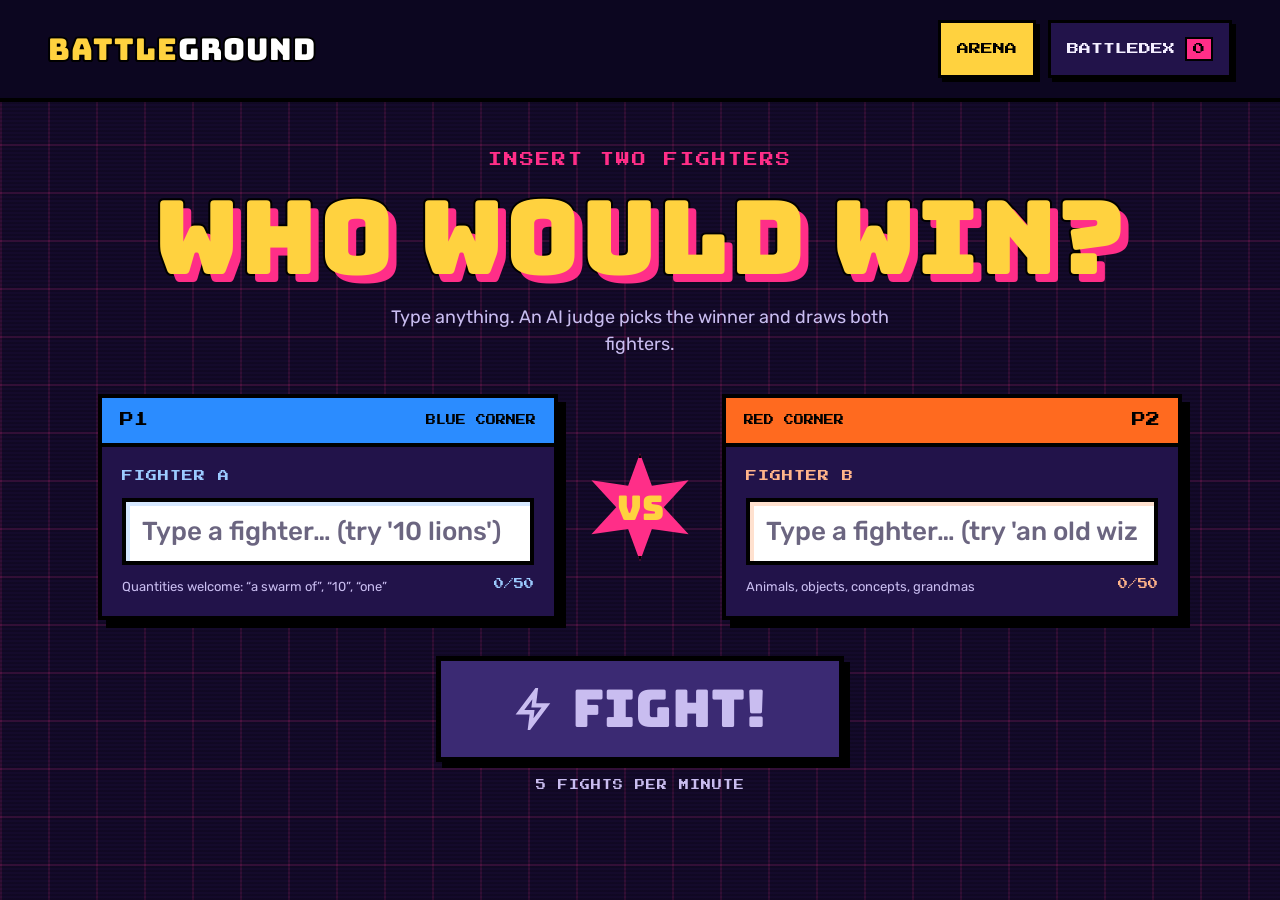
<file: index.html>
<!DOCTYPE html>
<html lang="en">
<head>
  <meta charset="UTF-8" />
  <meta name="viewport" content="width=device-width, initial-scale=1.0" />
  <title>Battleground — Who Would Win?</title>
  <meta name="description" content="Type two fighters. Anything. Find out who wins." />
  <link rel="preconnect" href="https://fonts.googleapis.com" />
  <link rel="preconnect" href="https://fonts.gstatic.com" crossorigin />
  <link
    href="https://fonts.googleapis.com/css2?family=Bungee&family=Press+Start+2P&family=Rubik:wght@400;500;700;800&display=swap"
    rel="stylesheet"
  />
  <link rel="stylesheet" href="css/style.css" />
</head>
<body>
  <div class="arena">
    <header class="hud">
      <a class="hud__logo" href="index.html"><span class="hud__logo-a outline-txt">BATTLE</span><span class="hud__logo-b outline-txt">GROUND</span></a>
      <nav class="hud__nav" aria-label="Main">
        <a class="nav-link" href="index.html" aria-current="page">ARENA</a>
        <a class="nav-link" href="battledex.html">BATTLEDEX <span id="dexBadge" class="nav-link__count">0</span></a>
      </nav>
    </header>

    <div id="formView" class="form-view">
      <div class="intro">
        <p class="hud-label blink">INSERT TWO FIGHTERS</p>
        <h1 class="intro__title outline-txt">WHO WOULD WIN?</h1>
        <p class="intro__sub">Type anything. An AI judge picks the winner and draws both fighters.</p>
      </div>

      <main class="ring">
        <section class="corner corner--a">
          <div class="corner__bar">
            <span class="corner__id">P1</span>
            <span class="corner__name">BLUE CORNER</span>
          </div>
          <div class="corner__body">
            <label class="corner__label" for="fighterA">FIGHTER A</label>
            <input
              id="fighterA"
              class="fighter-input"
              type="text"
              autocomplete="off"
              placeholder="Type a fighter… (try '10 lions')"
            />
            <div class="corner__meta">
              <span>Quantities welcome: “a swarm of”, “10”, “one”</span>
              <span id="countA" class="counter">0/50</span>
            </div>
          </div>
        </section>

        <div class="vs-badge" aria-hidden="true"><span>VS</span></div>

        <section class="corner corner--b">
          <div class="corner__bar">
            <span class="corner__name">RED CORNER</span>
            <span class="corner__id">P2</span>
          </div>
          <div class="corner__body">
            <label class="corner__label" for="fighterB">FIGHTER B</label>
            <input
              id="fighterB"
              class="fighter-input"
              type="text"
              autocomplete="off"
              placeholder="Type a fighter… (try 'an old wizard')"
            />
            <div class="corner__meta">
              <span>Animals, objects, concepts, grandmas</span>
              <span id="countB" class="counter">0/50</span>
            </div>
          </div>
        </section>
      </main>

      <p id="formError" class="form-error" role="alert" hidden></p>

      <div class="fight-wrap">
        <button id="fightButton" class="fight-button" type="button">
          <svg viewBox="0 0 24 24" fill="none" stroke="currentColor" stroke-width="2.5" stroke-linecap="square" aria-hidden="true"><path d="M13 2 4 14h7l-1 8 9-12h-7l1-8z"></path></svg>
          FIGHT!
        </button>
        <p class="rate-note">5 FIGHTS PER MINUTE</p>
      </div>
    </div>

    <section id="loadingView" class="loading-view" aria-busy="true" hidden>
      <p class="loading-view__round blink">ROUND 1</p>

      <div class="matchup">
        <div class="slot slot--a">
          <div class="slot__art" aria-hidden="true">
            <div class="slot__scan"></div>
            <span class="slot__q outline-txt">?</span>
            <span class="slot__tag">P1</span>
            <span class="slot__drawing">DRAWING FIGHTER…</span>
          </div>
          <p id="loadingNameA" class="slot__name"></p>
        </div>

        <div class="clash" aria-hidden="true"><span>VS</span></div>

        <div class="slot slot--b">
          <div class="slot__art" aria-hidden="true">
            <div class="slot__scan"></div>
            <span class="slot__q outline-txt">?</span>
            <span class="slot__tag">P2</span>
            <span class="slot__drawing">DRAWING FIGHTER…</span>
          </div>
          <p id="loadingNameB" class="slot__name"></p>
        </div>
      </div>

      <div class="progress">
        <div class="progress__head">
          <span>THE JUDGES ARE DELIBERATING</span>
          <span class="progress__live blink">● LIVE</span>
        </div>
        <div class="progress__bar" role="progressbar" aria-label="Fight in progress">
          <div class="progress__fill"></div>
        </div>
        <div class="loading-view__message-box" aria-live="polite">
          <p id="loadingMessage" class="loading-view__message">Sharpening claws…</p>
        </div>
        <p class="loading-view__note">Real fights take up to a minute. Good fights take time.</p>
      </div>
    </section>

    <section id="resultView" class="result-view" hidden>
      <div class="hp-row">
        <div class="hp hp--a">
          <span id="hpNameA" class="hp__name"></span>
          <div class="hp__track"><div id="hpFillA" class="hp__fill"></div></div>
        </div>
        <div class="ko-text outline-txt" aria-hidden="true">K.O.!</div>
        <div class="hp hp--b">
          <span id="hpNameB" class="hp__name"></span>
          <div class="hp__track"><div id="hpFillB" class="hp__fill"></div></div>
        </div>
      </div>

      <div class="fighters">
        <div id="portraitA" class="fcard fcard--a">
          <div class="fcard__rays" aria-hidden="true"></div>
          <div class="frame">
            <img id="portraitImageA" class="fcard__art" alt="" />
            <span class="fcard__tag">P1</span>
            <div class="fcard__ko" aria-hidden="true">K.O.</div>
          </div>
          <div class="fcard__crown" aria-hidden="true">
            <svg width="64" height="48" viewBox="0 0 32 24"><path d="M3 20 1 5l8 6 7-10 7 10 8-6-2 15z" fill="#FFD23F" stroke="#000" stroke-width="2" stroke-linejoin="round"></path><rect x="3" y="19" width="26" height="4" fill="#FFD23F" stroke="#000" stroke-width="2"></rect></svg>
            <span class="fcard__winner">WINNER!</span>
          </div>
          <p id="portraitLabelA" class="fcard__name"></p>
          <button class="save-button" type="button" data-save="A">Add to BattleDex</button>
        </div>

        <div class="vs-mid" aria-hidden="true"><span>VS</span></div>

        <div id="portraitB" class="fcard fcard--b">
          <div class="fcard__rays" aria-hidden="true"></div>
          <div class="frame">
            <img id="portraitImageB" class="fcard__art" alt="" />
            <span class="fcard__tag">P2</span>
            <div class="fcard__ko" aria-hidden="true">K.O.</div>
          </div>
          <div class="fcard__crown" aria-hidden="true">
            <svg width="64" height="48" viewBox="0 0 32 24"><path d="M3 20 1 5l8 6 7-10 7 10 8-6-2 15z" fill="#FFD23F" stroke="#000" stroke-width="2" stroke-linejoin="round"></path><rect x="3" y="19" width="26" height="4" fill="#FFD23F" stroke="#000" stroke-width="2"></rect></svg>
            <span class="fcard__winner">WINNER!</span>
          </div>
          <p id="portraitLabelB" class="fcard__name"></p>
          <button class="save-button" type="button" data-save="B">Add to BattleDex</button>
        </div>
      </div>

      <section class="verdict" aria-labelledby="verdictHeadline">
        <span class="verdict__tag">JUDGE'S VERDICT</span>
        <h2 id="verdictHeadline" class="verdict__headline"></h2>
        <p id="verdictText" class="verdict__text"></p>
        <span class="verdict__more blink" aria-hidden="true">▼</span>
      </section>

      <div class="result-actions">
        <button id="rematchButton" class="btn" type="button">
          <svg width="26" height="26" viewBox="0 0 24 24" fill="none" stroke="currentColor" stroke-width="3" stroke-linecap="square" aria-hidden="true"><path d="M3 12a9 9 0 1 0 3-6.7"></path><path d="M3 3v6h6"></path></svg>
          REMATCH
        </button>
        <button id="fightAgainButton" class="btn btn--panel" type="button">NEW FIGHT</button>
      </div>
    </section>

    <section id="errorView" class="error-view" hidden>
      <span class="error-view__tag">FOUL!</span>
      <p id="errorMessage" class="error-view__message"></p>
      <button id="retryButton" class="btn" type="button">TRY AGAIN</button>
    </section>
  </div>

  <script src="js/storage.js"></script>
  <script src="js/battle.js"></script>
</body>
</html>
</file>
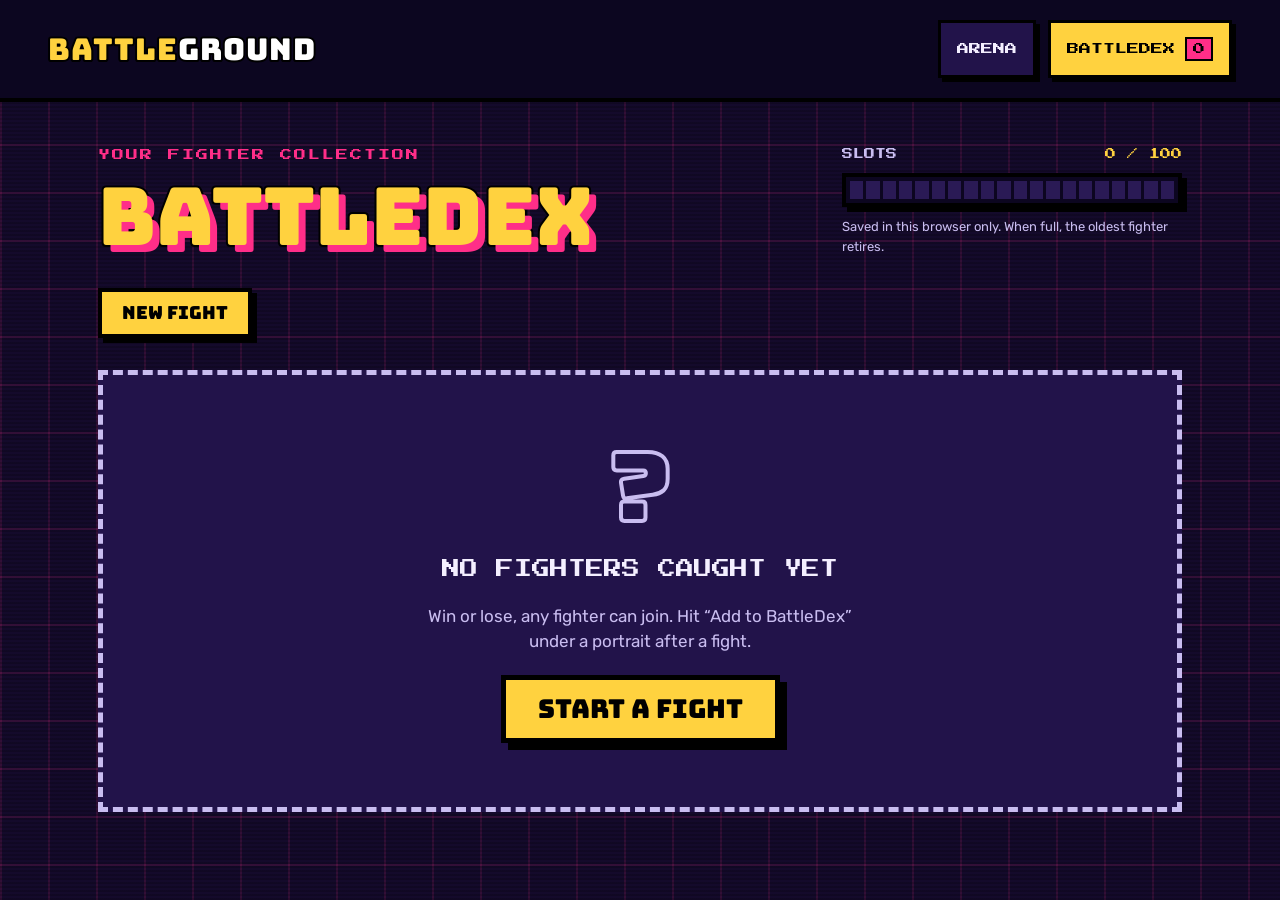
<file: battledex.html>
<!DOCTYPE html>
<html lang="en">
<head>
  <meta charset="UTF-8" />
  <meta name="viewport" content="width=device-width, initial-scale=1.0" />
  <title>My BattleDex — Battleground</title>
  <meta name="description" content="Your saved Battleground fighters." />
  <link rel="preconnect" href="https://fonts.googleapis.com" />
  <link rel="preconnect" href="https://fonts.gstatic.com" crossorigin />
  <link
    href="https://fonts.googleapis.com/css2?family=Bungee&family=Press+Start+2P&family=Rubik:wght@400;500;700;800&display=swap"
    rel="stylesheet"
  />
  <link rel="stylesheet" href="css/style.css" />
</head>
<body>
  <div class="arena arena--dex">
    <header class="hud">
      <a class="hud__logo" href="index.html"><span class="hud__logo-a outline-txt">BATTLE</span><span class="hud__logo-b outline-txt">GROUND</span></a>
      <nav class="hud__nav" aria-label="Main">
        <a class="nav-link" href="index.html">ARENA</a>
        <a class="nav-link" href="battledex.html" aria-current="page">BATTLEDEX <span id="dexBadge" class="nav-link__count">0</span></a>
      </nav>
    </header>

    <main class="dex">
      <div class="dex__head">
        <div class="dex__intro">
          <p class="dex__eyebrow">YOUR FIGHTER COLLECTION</p>
          <h1 class="dex__title outline-txt">BATTLEDEX</h1>
        </div>
        <div class="dex__slots">
          <div class="dex__slots-head">
            <span>SLOTS</span>
            <span id="dexCount" class="dex__count">0 / 100</span>
          </div>
          <div id="dexMeter" class="dex__meter" role="meter" aria-label="BattleDex slots used" aria-valuemin="0" aria-valuemax="100" aria-valuenow="0"></div>
          <p class="dex__note">Saved in this browser only. When full, the oldest fighter retires.</p>
        </div>
      </div>

      <div class="dex__actions">
        <a id="lastFightButton" class="btn btn--panel dex__button" href="index.html?recap=1" hidden>BACK TO RECENT FIGHT</a>
        <a class="btn dex__button" href="index.html">NEW FIGHT</a>
      </div>

      <div id="dexEmpty" class="dex__empty" hidden>
        <span class="dex__empty-mark" aria-hidden="true">?</span>
        <h2 class="dex__empty-title">NO FIGHTERS CAUGHT YET</h2>
        <p>Win or lose, any fighter can join. Hit “Add to BattleDex” under a portrait after a fight.</p>
        <a class="btn" href="index.html">START A FIGHT</a>
      </div>

      <div id="dexGrid" class="dex__grid"></div>
    </main>
  </div>

  <script src="js/storage.js"></script>
  <script src="js/battledex.js"></script>
</body>
</html>
</file>
<file: css/style.css>
/* Battleground — arcade redesign. Tokens first, then shared chrome, then one section per screen. */

:root {
  --ground: #140a2b;
  --panel: #22134a;
  --deep: #0c0620;
  --yellow: #ffd23f;
  --pink: #ff2e88;
  --p1: #2b8cff;
  --p2: #ff6a1f;
  --muted: #c9bdf0;
  --text: #f4efff;
  --ink: #000;
  --p1-soft: #9ccbff;
  --p2-soft: #ffb48a;
  --green: #7cf29a;
  --static: #2a1a55;

  --font-display: "Bungee", "Impact", sans-serif;
  --font-hud: "Press Start 2P", ui-monospace, monospace;
  --font-body: "Rubik", system-ui, -apple-system, "Segoe UI", sans-serif;

  --shadow-sm: 4px 4px 0 var(--ink);
  --shadow: 8px 8px 0 var(--ink);
  --starburst: polygon(50% 0%, 61% 30%, 95% 25%, 72% 50%, 95% 75%, 61% 70%, 50% 100%, 39% 70%, 5% 75%, 28% 50%, 5% 25%, 39% 30%);
}

*,
*::before,
*::after {
  box-sizing: border-box;
}

[hidden] {
  display: none !important;
}

html,
body {
  margin: 0;
  padding: 0;
}

body {
  min-height: 100vh;
  background: var(--ground);
  color: var(--text);
  font-family: var(--font-body);
  font-size: 16px;
  line-height: 1.5;
  -webkit-font-smoothing: antialiased;
}

button {
  font-family: inherit;
  cursor: pointer;
}

input {
  font-family: inherit;
}

a {
  color: var(--yellow);
}

:focus-visible {
  outline: 4px solid var(--yellow);
  outline-offset: 3px;
}

.outline-txt {
  -webkit-text-stroke: 4px var(--ink);
  paint-order: stroke fill;
}

/* ---------- Arena backdrop: pink grid + scanlines ---------- */

.arena {
  position: relative;
  min-height: 100vh;
  overflow: hidden;
  display: flex;
  flex-direction: column;
  background-color: var(--ground);
  background-image:
    linear-gradient(rgba(255, 46, 136, 0.13) 2px, transparent 2px),
    linear-gradient(90deg, rgba(255, 46, 136, 0.13) 2px, transparent 2px);
  background-size: 48px 48px;
}

.arena::after {
  content: "";
  position: absolute;
  inset: 0;
  pointer-events: none;
  background: repeating-linear-gradient(0deg, rgba(0, 0, 0, 0.18) 0 2px, transparent 2px 4px);
}

/* ---------- Header / nav ---------- */

.hud {
  position: relative;
  z-index: 4;
  display: flex;
  flex-wrap: wrap;
  align-items: center;
  justify-content: space-between;
  gap: 16px;
  padding: 20px clamp(16px, 4vw, 48px);
  background: var(--deep);
  border-bottom: 4px solid var(--ink);
}

.hud__logo {
  font-family: var(--font-display);
  font-size: 30px;
  line-height: 1;
  letter-spacing: 1px;
  text-decoration: none;
}

.hud__logo-a {
  color: var(--yellow);
}

.hud__logo-b {
  color: #fff;
}

.hud__nav {
  display: flex;
  flex-wrap: wrap;
  gap: 12px;
}

.nav-link {
  display: inline-flex;
  align-items: center;
  gap: 10px;
  min-height: 44px;
  padding: 14px 16px;
  font-family: var(--font-hud);
  font-size: 12px;
  line-height: 1;
  text-decoration: none;
  color: var(--text);
  background: var(--panel);
  border: 3px solid var(--ink);
  box-shadow: var(--shadow-sm);
}

.nav-link[aria-current="page"] {
  color: var(--ink);
  background: var(--yellow);
}

.nav-link:hover {
  color: var(--ink);
  background: #ffe88a;
}

.nav-link__count {
  padding: 4px 6px;
  color: var(--ink);
  background: var(--pink);
  border: 2px solid var(--ink);
}

/* ---------- Shared screen stage ---------- */

.form-view,
.loading-view,
.result-view,
.error-view,
.dex {
  position: relative;
  z-index: 2;
  flex: 1;
  width: 100%;
  max-width: 1180px;
  margin: 0 auto;
  padding: 48px clamp(16px, 4vw, 48px) 64px;
  display: flex;
  flex-direction: column;
  align-items: center;
  gap: 36px;
}

.hud-label {
  margin: 0;
  font-family: var(--font-hud);
  font-size: 14px;
  letter-spacing: 2px;
  color: var(--pink);
}

.blink {
  animation: blink 1s steps(1) infinite;
}

@keyframes blink {
  0%,
  49% {
    opacity: 1;
  }
  50%,
  100% {
    opacity: 0;
  }
}

/* ---------- Arcade buttons ---------- */

.btn {
  display: inline-flex;
  align-items: center;
  justify-content: center;
  gap: 12px;
  min-height: 44px;
  font-family: var(--font-display);
  font-size: 26px;
  line-height: 1;
  text-decoration: none;
  color: var(--ink);
  background: var(--yellow);
  border: 5px solid var(--ink);
  box-shadow: 7px 7px 0 var(--ink);
  padding: 16px 32px;
  transition: transform 0.08s, box-shadow 0.08s;
}

.btn:hover {
  transform: translate(-2px, -2px);
  box-shadow: 9px 9px 0 var(--ink);
}

.btn:active {
  transform: translate(4px, 4px);
  box-shadow: 1px 1px 0 var(--ink);
}

.btn--panel {
  color: var(--text);
  background: var(--panel);
}

.btn svg {
  flex: none;
}

/* ---------- Input screen ---------- */

.intro {
  display: flex;
  flex-direction: column;
  align-items: center;
  gap: 18px;
  text-align: center;
}

.intro__title {
  margin: 0;
  font-family: var(--font-display);
  font-weight: 400;
  font-size: clamp(36px, 8vw, 104px);
  line-height: 0.95;
  letter-spacing: 1px;
  color: var(--yellow);
  text-shadow: 8px 8px 0 var(--pink);
}

.intro__sub {
  margin: 0;
  max-width: 560px;
  font-size: 18px;
  color: var(--muted);
}

.ring {
  width: 100%;
  display: grid;
  grid-template-columns: minmax(0, 1fr) auto minmax(0, 1fr);
  align-items: stretch;
  gap: 28px;
}

.corner {
  min-width: 0;
  display: flex;
  flex-direction: column;
  background: var(--panel);
  border: 4px solid var(--ink);
  box-shadow: var(--shadow);
}

.corner__bar {
  display: flex;
  justify-content: space-between;
  align-items: center;
  padding: 12px 18px;
  color: var(--ink);
  border-bottom: 4px solid var(--ink);
}

.corner--a .corner__bar {
  background: var(--p1);
}

.corner--b .corner__bar {
  background: var(--p2);
}

.corner__id {
  font-family: var(--font-hud);
  font-size: 14px;
}

.corner__name {
  font-family: var(--font-hud);
  font-size: 10px;
}

.corner__body {
  display: flex;
  flex-direction: column;
  gap: 12px;
  padding: 22px 20px 20px;
}

.corner__label {
  font-family: var(--font-hud);
  font-size: 11px;
  letter-spacing: 1px;
}

.corner--a .corner__label,
.corner--a .counter {
  color: var(--p1-soft);
}

.corner--b .corner__label,
.corner--b .counter {
  color: var(--p2-soft);
}

.fighter-input {
  width: 100%;
  min-height: 64px;
  padding: 14px 16px;
  font-family: var(--font-body);
  font-weight: 700;
  font-size: 26px;
  color: var(--ink);
  background: #fff;
  border: 4px solid var(--ink);
  outline: none;
}

.corner--a .fighter-input {
  box-shadow: inset 4px 4px 0 #d6e8ff;
}

.corner--b .fighter-input {
  box-shadow: inset 4px 4px 0 #ffe1cf;
}

.fighter-input::placeholder {
  font-weight: 500;
  color: #6b6580;
}

.fighter-input:focus {
  box-shadow: 0 0 0 4px var(--yellow);
}

.corner__meta {
  display: flex;
  justify-content: space-between;
  gap: 12px;
  font-size: 13px;
  color: var(--muted);
}

.counter {
  flex: none;
  font-family: var(--font-hud);
  font-size: 10px;
}

.counter.is-over {
  color: var(--pink) !important;
}

.vs-badge {
  align-self: center;
  width: 108px;
  height: 108px;
  display: flex;
  align-items: center;
  justify-content: center;
  background: var(--pink);
  border: 5px solid var(--ink);
  clip-path: var(--starburst);
  animation: vs-pulse 1.2s ease-in-out infinite;
}

.vs-badge span {
  font-family: var(--font-display);
  font-size: 34px;
  color: var(--yellow);
}

@keyframes vs-pulse {
  0%,
  100% {
    transform: rotate(-8deg) scale(1);
  }
  50% {
    transform: rotate(-8deg) scale(1.08);
  }
}

.fight-wrap {
  display: flex;
  flex-direction: column;
  align-items: center;
  gap: 16px;
}

.fight-button {
  display: inline-flex;
  align-items: center;
  gap: 18px;
  min-height: 44px;
  padding: clamp(14px, 3vw, 22px) clamp(28px, 7vw, 72px);
  font-family: var(--font-display);
  font-size: clamp(30px, 6vw, 52px);
  line-height: 1;
  color: var(--ink);
  background: var(--yellow);
  border: 5px solid var(--ink);
  box-shadow: 10px 10px 0 var(--ink);
  transition: transform 0.08s, box-shadow 0.08s;
}

.fight-button svg {
  width: 0.8em;
  height: 0.8em;
  flex: none;
}

.fight-button:hover:not(:disabled) {
  transform: translate(-2px, -2px);
  box-shadow: 12px 12px 0 var(--ink);
}

.fight-button:active:not(:disabled) {
  transform: translate(6px, 6px);
  box-shadow: 2px 2px 0 var(--ink);
}

.fight-button:disabled {
  cursor: not-allowed;
  color: var(--muted);
  background: #3b2a73;
  box-shadow: 6px 6px 0 var(--ink);
}

.rate-note {
  margin: 0;
  font-family: var(--font-hud);
  font-size: 10px;
  letter-spacing: 1px;
  color: var(--muted);
}

.form-error {
  margin: -12px 0 0;
  max-width: 34rem;
  text-align: center;
  font-weight: 500;
  color: var(--text);
  background: var(--deep);
  border: 4px solid var(--pink);
  box-shadow: var(--shadow-sm);
  padding: 14px 20px;
}

/* ---------- Loading screen ---------- */

.loading-view__round {
  margin: 0;
  font-family: var(--font-hud);
  font-size: 16px;
  letter-spacing: 3px;
  color: var(--pink);
}

.matchup {
  width: 100%;
  display: flex;
  flex-wrap: wrap;
  align-items: center;
  justify-content: center;
  gap: 28px;
}

.slot {
  flex: 0 1 340px;
  min-width: 0;
  display: flex;
  flex-direction: column;
  gap: 14px;
}

.slot__art {
  position: relative;
  overflow: hidden;
  aspect-ratio: 1 / 1;
  display: flex;
  align-items: center;
  justify-content: center;
  background-color: var(--static);
  background-image: repeating-linear-gradient(45deg, rgba(255, 255, 255, 0.06) 0 6px, transparent 6px 12px);
  border: 5px solid var(--ink);
}

.slot--a .slot__art {
  box-shadow: 8px 8px 0 var(--p1);
}

.slot--b .slot__art {
  box-shadow: 8px 8px 0 var(--p2);
}

.slot__scan {
  position: absolute;
  left: 0;
  right: 0;
  height: 25%;
  background: linear-gradient(180deg, transparent, rgba(255, 255, 255, 0.55), transparent);
  animation: scan 1.6s linear infinite;
}

.slot--b .slot__scan {
  animation-delay: 0.8s;
}

@keyframes scan {
  0% {
    transform: translateY(-100%);
  }
  100% {
    transform: translateY(400%);
  }
}

.slot__q {
  font-family: var(--font-display);
  font-size: 120px;
  line-height: 1;
  animation: hop 0.9s ease-in-out infinite;
}

.slot--a .slot__q {
  color: var(--p1);
}

.slot--b .slot__q {
  color: var(--p2);
  animation-delay: 0.45s;
}

@keyframes hop {
  0%,
  100% {
    transform: translateY(0);
  }
  50% {
    transform: translateY(-8px);
  }
}

.slot__tag {
  position: absolute;
  top: 0;
  padding: 8px 10px;
  font-family: var(--font-hud);
  font-size: 12px;
  color: var(--ink);
}

.slot--a .slot__tag {
  left: 0;
  background: var(--p1);
  border-right: 4px solid var(--ink);
  border-bottom: 4px solid var(--ink);
}

.slot--b .slot__tag {
  right: 0;
  background: var(--p2);
  border-left: 4px solid var(--ink);
  border-bottom: 4px solid var(--ink);
}

.slot__drawing {
  position: absolute;
  bottom: 12px;
  left: 0;
  right: 0;
  text-align: center;
  font-family: var(--font-hud);
  font-size: 10px;
  color: var(--muted);
}

.slot__name {
  margin: 0;
  text-align: center;
  font-family: var(--font-display);
  font-size: 28px;
  line-height: 1.1;
  text-transform: uppercase;
  overflow-wrap: anywhere;
}

.slot--a .slot__name {
  color: var(--p1-soft);
}

.slot--b .slot__name {
  color: var(--p2-soft);
}

.clash {
  width: 120px;
  height: 120px;
  display: flex;
  align-items: center;
  justify-content: center;
  background: var(--yellow);
  border: 5px solid var(--ink);
  clip-path: var(--starburst);
  animation: clash 0.7s steps(4) infinite;
}

.clash span {
  font-family: var(--font-display);
  font-size: 36px;
  color: var(--ink);
}

@keyframes clash {
  0%,
  100% {
    transform: scale(1) rotate(-8deg);
  }
  25% {
    transform: scale(1.18) rotate(4deg);
  }
  50% {
    transform: scale(0.94) rotate(-12deg);
  }
  75% {
    transform: scale(1.1) rotate(-2deg);
  }
}

.progress {
  width: 100%;
  max-width: 760px;
  display: flex;
  flex-direction: column;
  gap: 14px;
}

.progress__head {
  display: flex;
  justify-content: space-between;
  align-items: baseline;
  font-family: var(--font-hud);
  font-size: 11px;
  color: var(--muted);
}

.progress__live {
  color: var(--yellow);
}

.progress__bar {
  height: 36px;
  padding: 4px;
  background: var(--deep);
  border: 4px solid var(--ink);
  box-shadow: 6px 6px 0 var(--ink);
  overflow: hidden;
}

.progress__fill {
  height: 100%;
  background-color: var(--yellow);
  background-image: repeating-linear-gradient(-45deg, var(--yellow) 0 12px, #ffb800 12px 24px);
  background-size: 48px 100%;
  animation: stripes 0.6s linear infinite;
}

@keyframes stripes {
  to {
    background-position: 48px 0;
  }
}

.loading-view__message-box {
  min-height: 64px;
  display: flex;
  align-items: center;
  justify-content: center;
  padding: 14px 20px;
  text-align: center;
  background: var(--panel);
  border: 4px solid var(--ink);
}

.loading-view__message {
  margin: 0;
  font-size: 20px;
  font-weight: 700;
  color: var(--text);
  animation: flavor 2.6s ease-in-out infinite;
}

@keyframes flavor {
  0% {
    opacity: 0;
    transform: translateY(8px);
  }
  12%,
  88% {
    opacity: 1;
    transform: none;
  }
  100% {
    opacity: 0;
  }
}

.loading-view__note {
  margin: 0;
  text-align: center;
  font-size: 14px;
  color: var(--muted);
}

/* ---------- Result screen ---------- */

.hp-row {
  width: 100%;
  display: grid;
  grid-template-columns: minmax(0, 1fr) auto minmax(0, 1fr);
  align-items: center;
  gap: 16px;
}

.hp {
  display: flex;
  flex-direction: column;
  gap: 8px;
  min-width: 0;
}

.hp--b {
  align-items: flex-end;
}

.hp__name {
  max-width: 100%;
  font-family: var(--font-hud);
  font-size: 11px;
  line-height: 1.5;
  text-transform: uppercase;
  overflow: hidden;
  text-overflow: ellipsis;
  white-space: nowrap;
}

.hp--a .hp__name {
  color: var(--p1-soft);
}

.hp--b .hp__name {
  color: var(--p2-soft);
}

.hp__track {
  width: 100%;
  height: 28px;
  display: flex;
  background: #3a0d1e;
  border: 4px solid var(--ink);
  box-shadow: var(--shadow-sm);
  overflow: hidden;
}

.hp--a .hp__track {
  justify-content: flex-end;
}

.hp__fill {
  height: 100%;
  width: 100%;
  background: var(--yellow);
  transition: width 1.2s ease-in 0.3s;
}

.hp--a .hp__fill {
  border-left: 4px solid var(--ink);
}

.hp--b .hp__fill {
  border-right: 4px solid var(--ink);
}

.result-view.is-revealed .hp__fill--ko {
  width: 0;
}

.ko-text {
  font-family: var(--font-display);
  font-size: clamp(32px, 6vw, 64px);
  line-height: 1;
  color: var(--pink);
  text-shadow: 6px 6px 0 var(--ink);
  opacity: 0;
}

.result-view.is-revealed .ko-text {
  animation: slam 0.55s cubic-bezier(0.2, 1.4, 0.4, 1) both;
}

@keyframes slam {
  0% {
    transform: scale(3) rotate(-14deg);
    opacity: 0;
  }
  60% {
    transform: scale(0.9) rotate(-6deg);
    opacity: 1;
  }
  100% {
    transform: scale(1) rotate(-6deg);
    opacity: 1;
  }
}

.fighters {
  position: relative;
  width: 100%;
  display: grid;
  grid-template-columns: minmax(0, 1fr) minmax(0, 1fr);
  justify-items: center;
  align-items: start;
  column-gap: 96px;
  row-gap: 48px;
  padding-top: 56px;
}

.fcard {
  position: relative;
  width: 100%;
  max-width: 440px;
  min-width: 0;
  display: flex;
  flex-direction: column;
  gap: 16px;
  transition: scale 0.3s, opacity 0.5s ease, translate 0.5s ease;
}

.result-view:not(.is-revealed) .fcard {
  opacity: 0;
  translate: 0 24px;
}

.fcard--b {
  transition-delay: 0s, 0.15s, 0.15s;
}

.fcard.win {
  scale: 1.04;
  z-index: 2;
}

.fcard.lose {
  scale: 0.94;
}

.frame {
  position: relative;
  z-index: 1;
  aspect-ratio: 1 / 1;
  display: flex;
  align-items: center;
  justify-content: center;
  overflow: hidden;
  background: #dcdce4;
}

.fcard.win .frame {
  border: 6px solid var(--yellow);
  animation: glow 1.4s ease-in-out infinite;
}

.fcard.lose .frame {
  border: 6px solid var(--ink);
  box-shadow: var(--shadow);
}

@keyframes glow {
  0%,
  100% {
    box-shadow: 0 0 0 5px var(--ink), 0 0 26px 8px rgba(255, 210, 63, 0.65), 12px 12px 0 5px var(--ink);
  }
  50% {
    box-shadow: 0 0 0 5px var(--ink), 0 0 64px 22px rgba(255, 210, 63, 0.95), 12px 12px 0 5px var(--ink);
  }
}

.fcard__art {
  position: absolute;
  inset: 0;
  width: 100%;
  height: 100%;
  object-fit: cover;
  image-rendering: pixelated;
}

.fcard.lose .fcard__art {
  filter: grayscale(1) brightness(0.55) contrast(0.9);
}

.fcard__tag {
  position: absolute;
  top: 0;
  padding: 8px 10px;
  font-family: var(--font-hud);
  font-size: 12px;
  color: var(--ink);
}

.fcard--a .fcard__tag {
  left: 0;
  background: var(--p1);
  border-right: 4px solid var(--ink);
  border-bottom: 4px solid var(--ink);
}

.fcard--b .fcard__tag {
  right: 0;
  background: var(--p2);
  border-left: 4px solid var(--ink);
  border-bottom: 4px solid var(--ink);
}

.fcard__ko {
  position: absolute;
  z-index: 2;
  left: 50%;
  top: 50%;
  width: 220px;
  height: 104px;
  margin: -52px 0 0 -110px;
  display: none;
  align-items: center;
  justify-content: center;
  font-family: var(--font-display);
  font-size: 64px;
  color: var(--pink);
  background: rgba(12, 6, 32, 0.6);
  border: 6px solid var(--pink);
  transform: rotate(-12deg);
}

.fcard.lose .fcard__ko {
  display: flex;
}

.result-view.is-revealed .fcard.lose .fcard__ko {
  animation: slam-stamp 0.55s cubic-bezier(0.2, 1.4, 0.4, 1) 0.4s both;
}

@keyframes slam-stamp {
  0% {
    transform: scale(3) rotate(-24deg);
    opacity: 0;
  }
  60% {
    transform: scale(0.9) rotate(-10deg);
    opacity: 1;
  }
  100% {
    transform: scale(1) rotate(-12deg);
    opacity: 1;
  }
}

.fcard__rays,
.fcard__crown {
  display: none;
}

.fcard.win .fcard__rays {
  display: block;
  position: absolute;
  z-index: 0;
  left: 50%;
  top: 44%;
  width: 760px;
  height: 760px;
  margin: -380px 0 0 -380px;
  background: repeating-conic-gradient(rgba(255, 210, 63, 0.28) 0 9deg, transparent 9deg 18deg);
  border-radius: 50%;
  -webkit-mask: radial-gradient(circle, #000 30%, transparent 68%);
  mask: radial-gradient(circle, #000 30%, transparent 68%);
  animation: spin 14s linear infinite;
  pointer-events: none;
}

@keyframes spin {
  to {
    transform: rotate(360deg);
  }
}

.fcard.win .fcard__crown {
  position: absolute;
  z-index: 3;
  left: 50%;
  top: -58px;
  transform: translateX(-50%);
  display: flex;
  flex-direction: column;
  align-items: center;
}

.fcard__crown svg {
  animation: bob 1.6s ease-in-out infinite;
}

@keyframes bob {
  0%,
  100% {
    transform: translateY(0) rotate(-3deg);
  }
  50% {
    transform: translateY(-8px) rotate(3deg);
  }
}

.fcard__winner {
  margin-top: -4px;
  padding: 6px 20px;
  font-family: var(--font-display);
  font-size: 26px;
  line-height: 1.2;
  white-space: nowrap;
  color: var(--ink);
  background: var(--yellow);
  border: 4px solid var(--ink);
  box-shadow: 5px 5px 0 var(--ink);
}

.fcard__name {
  position: relative;
  z-index: 1;
  margin: 6px 0 0;
  text-align: center;
  font-family: var(--font-display);
  font-size: 30px;
  line-height: 1.1;
  text-transform: uppercase;
  overflow-wrap: anywhere;
  -webkit-text-stroke: 3px var(--ink);
  paint-order: stroke fill;
}

.fcard--a .fcard__name {
  color: var(--p1-soft);
}

.fcard--b .fcard__name {
  color: var(--p2-soft);
}

.fcard.win .fcard__name {
  color: var(--yellow);
}

.save-button {
  position: relative;
  z-index: 1;
  align-self: center;
  min-height: 48px;
  max-width: 100%;
  padding: 14px 18px;
  font-family: var(--font-hud);
  font-size: 11px;
  line-height: 1.4;
  color: var(--ink);
  background: var(--text);
  border: 4px solid var(--ink);
  box-shadow: 5px 5px 0 var(--ink);
  transition: transform 0.08s, box-shadow 0.08s;
}

.save-button:hover:not(:disabled) {
  transform: translate(-2px, -2px);
}

.save-button:active:not(:disabled) {
  transform: translate(4px, 4px);
  box-shadow: 1px 1px 0 var(--ink);
}

.save-button:disabled {
  cursor: default;
  background: var(--green);
}

.vs-mid {
  position: absolute;
  z-index: 3;
  left: 50%;
  top: 40%;
  width: 96px;
  height: 96px;
  display: flex;
  align-items: center;
  justify-content: center;
  background: var(--panel);
  border: 5px solid var(--ink);
  clip-path: var(--starburst);
  transform: translate(-50%, -50%) rotate(-8deg);
}

.vs-mid span {
  font-family: var(--font-display);
  font-size: 28px;
  color: var(--muted);
}

.verdict {
  position: relative;
  width: 100%;
  max-width: 860px;
  display: flex;
  flex-direction: column;
  gap: 14px;
  padding: 36px 40px 32px;
  background: var(--deep);
  border: 5px solid var(--ink);
  outline: 4px solid var(--text);
  outline-offset: -12px;
  box-shadow: 10px 10px 0 var(--ink);
  opacity: 0;
  translate: 0 16px;
  transition: opacity 0.5s ease 0.5s, translate 0.5s ease 0.5s;
}

.result-view.is-revealed .verdict {
  opacity: 1;
  translate: 0 0;
}

.verdict__tag {
  position: absolute;
  top: -18px;
  left: 28px;
  padding: 8px 10px;
  font-family: var(--font-hud);
  font-size: 11px;
  color: var(--ink);
  background: var(--pink);
  border: 3px solid var(--ink);
}

.verdict__headline {
  margin: 0;
  font-family: var(--font-display);
  font-weight: 400;
  font-size: clamp(24px, 4vw, 36px);
  line-height: 1.1;
  color: var(--yellow);
  overflow-wrap: anywhere;
  -webkit-text-stroke: 3px var(--ink);
  paint-order: stroke fill;
}

.verdict__text {
  margin: 0;
  font-size: 19px;
  line-height: 1.6;
  color: var(--text);
}

.verdict__more {
  align-self: flex-end;
  font-family: var(--font-hud);
  font-size: 12px;
  color: var(--yellow);
}

.result-actions {
  display: flex;
  flex-wrap: wrap;
  justify-content: center;
  gap: 20px;
  opacity: 0;
  transition: opacity 0.5s ease 0.7s;
}

.result-view.is-revealed .result-actions {
  opacity: 1;
}

/* ---------- Error screen ---------- */

.error-view {
  justify-content: center;
}

.error-view__tag {
  padding: 8px 10px;
  font-family: var(--font-hud);
  font-size: 11px;
  color: var(--ink);
  background: var(--pink);
  border: 3px solid var(--ink);
}

.error-view__message {
  max-width: 34rem;
  margin: 0;
  font-size: 20px;
  font-weight: 500;
  text-align: center;
  color: var(--text);
  background: var(--panel);
  border: 4px solid var(--pink);
  box-shadow: var(--shadow);
  padding: 24px 28px;
}

/* ---------- BattleDex ---------- */

.dex {
  align-items: stretch;
  padding-top: 44px;
  gap: 32px;
}

.dex__head {
  display: flex;
  flex-wrap: wrap;
  align-items: flex-end;
  justify-content: space-between;
  gap: 24px;
}

.dex__intro {
  display: flex;
  flex-direction: column;
  gap: 12px;
}

.dex__eyebrow {
  margin: 0;
  font-family: var(--font-hud);
  font-size: 12px;
  letter-spacing: 2px;
  color: var(--pink);
}

.dex__title {
  margin: 0;
  font-family: var(--font-display);
  font-weight: 400;
  font-size: clamp(40px, 7vw, 80px);
  line-height: 1;
  color: var(--yellow);
  text-shadow: 7px 7px 0 var(--pink);
}

.dex__slots {
  flex: 0 1 340px;
  min-width: 240px;
  display: flex;
  flex-direction: column;
  gap: 10px;
}

.dex__slots-head {
  display: flex;
  justify-content: space-between;
  font-family: var(--font-hud);
  font-size: 11px;
  color: var(--muted);
}

.dex__count {
  color: var(--yellow);
}

.dex__meter {
  display: grid;
  grid-template-columns: repeat(20, minmax(0, 1fr));
  gap: 3px;
  padding: 4px;
  background: var(--deep);
  border: 4px solid var(--ink);
  box-shadow: 5px 5px 0 var(--ink);
}

.dex__pip {
  height: 18px;
  background: var(--static);
}

.dex__pip.is-on {
  background: var(--yellow);
}

.dex__meter.is-full .dex__pip.is-on {
  background: var(--pink);
}

.dex__note {
  margin: 0;
  font-size: 13px;
  color: var(--muted);
}

.dex__actions {
  display: flex;
  flex-wrap: wrap;
  gap: 16px;
}

.dex__button {
  min-height: 44px;
  font-size: 18px;
  padding: 12px 20px;
  border-width: 4px;
  box-shadow: 5px 5px 0 var(--ink);
}

.dex__empty {
  display: flex;
  flex-direction: column;
  align-items: center;
  gap: 20px;
  padding: 64px 24px;
  text-align: center;
  background: var(--panel);
  border: 5px dashed var(--muted);
}

.dex__empty-mark {
  font-family: var(--font-display);
  font-size: 96px;
  line-height: 1;
  color: var(--panel);
  -webkit-text-stroke: 4px var(--muted);
}

.dex__empty-title {
  margin: 0;
  font-family: var(--font-hud);
  font-weight: 400;
  font-size: 18px;
  line-height: 1.6;
  color: var(--text);
}

.dex__empty p {
  margin: 0;
  max-width: 440px;
  font-size: 17px;
  color: var(--muted);
}

.dex__grid {
  display: grid;
  grid-template-columns: repeat(auto-fill, minmax(196px, 1fr));
  gap: 24px;
}

.dex-card {
  position: relative;
  display: flex;
  flex-direction: column;
  overflow: hidden;
  background: var(--panel);
  border: 4px solid var(--ink);
  box-shadow: 6px 6px 0 var(--ink);
  transition: transform 0.12s, box-shadow 0.12s;
}

.dex-card:hover {
  transform: translate(-3px, -3px) rotate(-1deg);
  box-shadow: 10px 10px 0 var(--ink);
}

.dex-card__strip {
  display: flex;
  justify-content: space-between;
  align-items: center;
  min-height: 44px;
  padding-left: 10px;
  background: var(--p1);
  border-bottom: 4px solid var(--ink);
}

.dex-card:nth-child(5n + 2) .dex-card__strip {
  background: var(--p2);
}

.dex-card:nth-child(5n + 3) .dex-card__strip {
  background: var(--yellow);
}

.dex-card:nth-child(5n + 4) .dex-card__strip {
  background: var(--pink);
}

.dex-card:nth-child(5n + 5) .dex-card__strip {
  background: var(--green);
}

.dex-card__no {
  font-family: var(--font-hud);
  font-size: 10px;
  color: var(--ink);
}

.dex-card__art {
  position: relative;
  aspect-ratio: 1 / 1;
  background-color: #dcdce4;
  background-image: radial-gradient(#c3c3cf 2px, transparent 2px);
  background-size: 14px 14px;
  border-bottom: 4px solid var(--ink);
  overflow: hidden;
}

.dex-card__image {
  display: block;
  width: 100%;
  height: 100%;
  object-fit: cover;
  image-rendering: pixelated;
}

.dex-card__shine {
  position: absolute;
  inset: 0;
  opacity: 0;
  pointer-events: none;
  background: linear-gradient(115deg, transparent 35%, rgba(255, 255, 255, 0.45) 50%, transparent 65%);
  transition: opacity 0.2s;
}

.dex-card:hover .dex-card__shine {
  opacity: 1;
}

.dex-card__label {
  display: block;
  min-height: 40px;
  padding: 12px 12px 14px;
  font-family: var(--font-display);
  font-size: 17px;
  line-height: 1.15;
  text-transform: uppercase;
  color: var(--text);
  overflow-wrap: anywhere;
}

.dex-card__remove {
  width: 44px;
  height: 44px;
  align-self: stretch;
  font-size: 22px;
  line-height: 1;
  color: var(--ink);
  background: rgba(255, 255, 255, 0.35);
  border: 0;
  border-left: 4px solid var(--ink);
  opacity: 0;
  transition: opacity 0.15s, background 0.15s;
}

.dex-card:hover .dex-card__remove,
.dex-card:focus-within .dex-card__remove {
  opacity: 1;
}

.dex-card__remove:hover {
  background: #fff;
}

@media (hover: none) {
  .dex-card__remove {
    opacity: 1;
  }
}

.dex-slot {
  min-height: 260px;
  display: flex;
  flex-direction: column;
  align-items: center;
  justify-content: center;
  gap: 10px;
  border: 4px dashed rgba(201, 189, 240, 0.35);
}

.dex-slot__mark {
  font-family: var(--font-display);
  font-size: 48px;
  color: rgba(201, 189, 240, 0.35);
}

.dex-slot__no {
  font-family: var(--font-hud);
  font-size: 10px;
  color: #a797d6;
}

/* ---------- Phone (390px) ---------- */

@media (max-width: 760px) {
  .ring {
    grid-template-columns: minmax(0, 1fr);
  }

  .vs-badge,
  .vs-mid {
    display: none;
  }

  .fighter-input {
    font-size: 22px;
  }

  .fighters {
    grid-template-columns: minmax(0, 1fr);
    padding-top: 64px;
  }

  .fcard.win,
  .fcard.lose {
    scale: 1;
  }

  .hp-row {
    grid-template-columns: minmax(0, 1fr) minmax(0, 1fr);
  }

  .ko-text {
    grid-column: 1 / -1;
    grid-row: 1;
    text-align: center;
  }

  .verdict {
    padding: 36px 24px 28px;
  }

  .slot {
    flex-basis: 100%;
  }

  .clash {
    display: none;
  }

  .slot__q {
    font-size: 88px;
  }

  .dex__grid {
    grid-template-columns: repeat(auto-fill, minmax(150px, 1fr));
    gap: 16px;
  }

  .dex__slots {
    flex-basis: 100%;
  }
}

/* ---------- Reduced motion: stop every looping animation ---------- */

@media (prefers-reduced-motion: reduce) {
  .blink,
  .vs-badge,
  .clash,
  .slot__q,
  .progress__fill,
  .loading-view__message,
  .fcard.win .frame,
  .fcard.win .fcard__rays,
  .fcard__crown svg {
    animation: none !important;
  }

  .slot__scan {
    display: none;
  }

  .vs-badge,
  .clash {
    transform: rotate(-8deg);
  }

  *,
  *::before,
  *::after {
    animation-duration: 0.01ms !important;
    animation-iteration-count: 1 !important;
    transition-duration: 0.01ms !important;
    transition-delay: 0s !important;
  }
}
</file>
